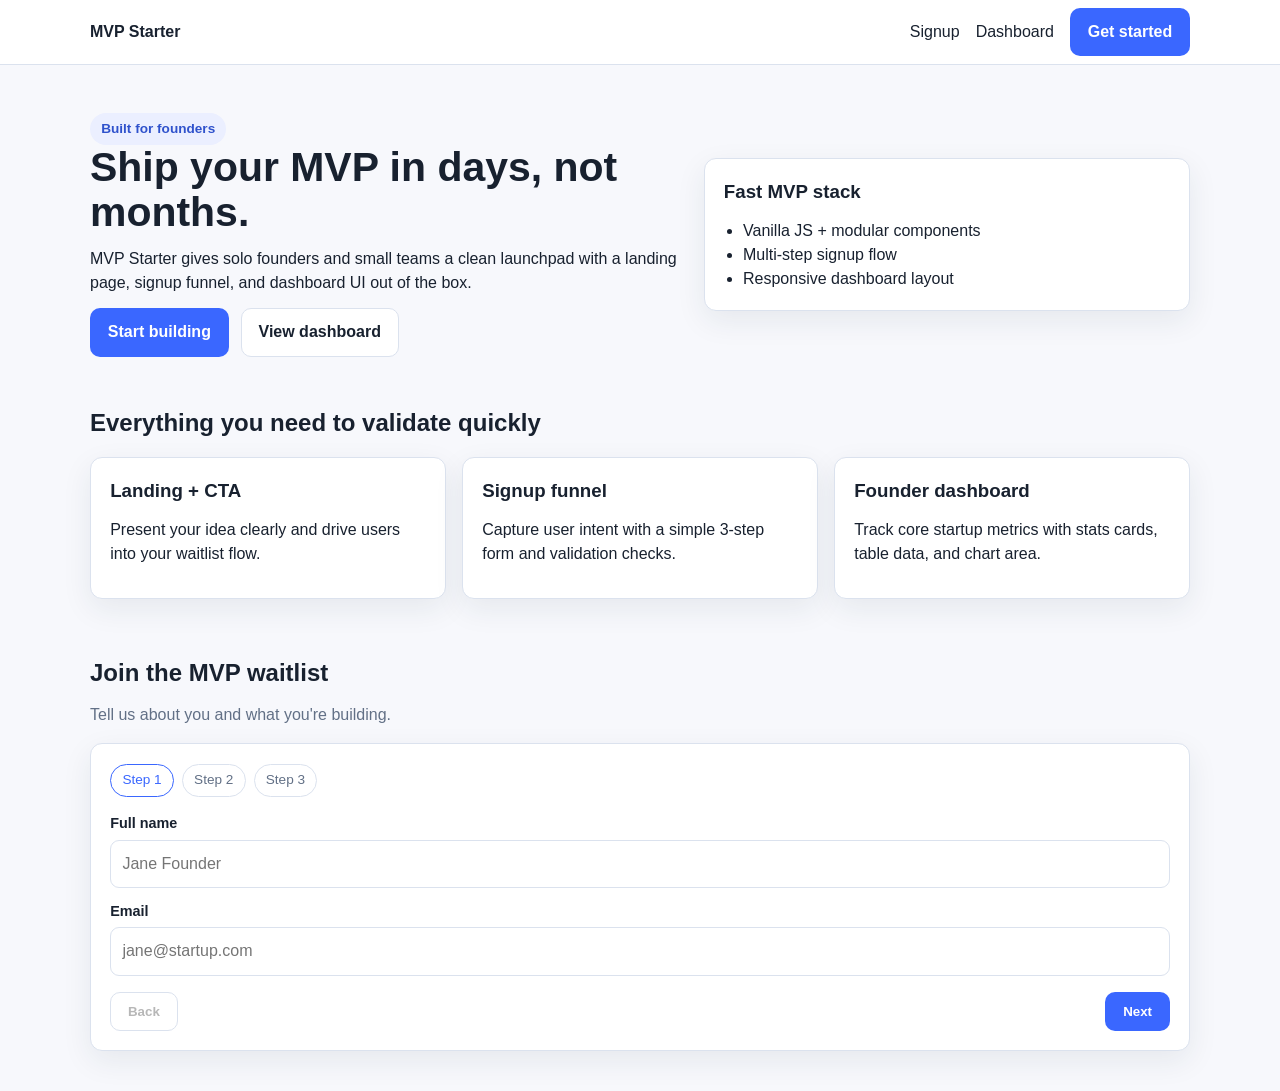
<file: index.html>
<!DOCTYPE html>
<html lang="en">
  <head>
    <meta charset="UTF-8" />
    <meta name="viewport" content="width=device-width, initial-scale=1.0" />
    <title>MVP Starter Preview</title>
    <meta http-equiv="refresh" content="0; url=./mvp-starter/index.html" />
    <style>
      body {
        margin: 0;
        font-family: Inter, system-ui, -apple-system, Segoe UI, Roboto, sans-serif;
        min-height: 100vh;
        display: grid;
        place-items: center;
        background: #f7f8fc;
        color: #18212f;
      }
      a {
        color: #3a67ff;
        font-weight: 600;
      }
    </style>
  </head>
  <body>
    <p>
      Redirecting to the MVP Starter app...
      <a href="./mvp-starter/index.html">Open manually</a>
    </p>
  </body>
</html>
</file>
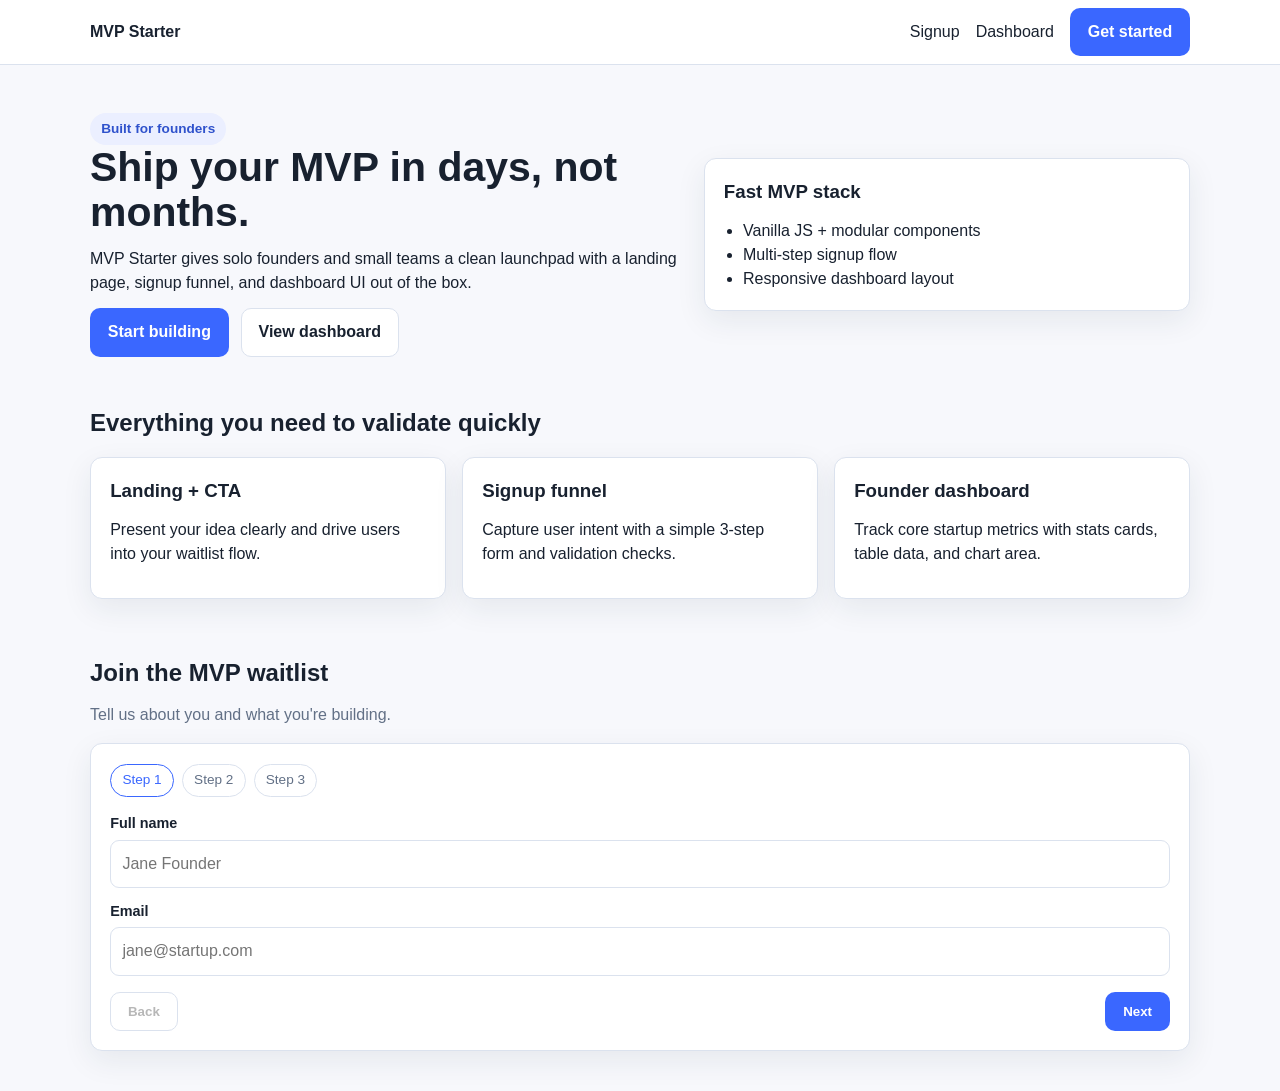
<file: mvp-starter/index.html>
<!DOCTYPE html>
<html lang="en">
  <head>
    <meta charset="UTF-8" />
    <meta name="viewport" content="width=device-width, initial-scale=1.0" />
    <title>MVP Starter | Launch Fast</title>
    <link rel="stylesheet" href="css/styles.css" />
  </head>
  <body>
    <div id="navbar-root"></div>

    <main>
      <section class="hero container">
        <div>
          <span class="badge">Built for founders</span>
          <h1>Ship your MVP in days, not months.</h1>
          <p>
            MVP Starter gives solo founders and small teams a clean launchpad with a
            landing page, signup funnel, and dashboard UI out of the box.
          </p>
          <div class="hero-actions">
            <a class="btn btn-primary" href="#signup">Start building</a>
            <a class="btn btn-secondary" href="dashboard.html">View dashboard</a>
          </div>
        </div>
        <div class="card hero-card">
          <h3>Fast MVP stack</h3>
          <ul>
            <li>Vanilla JS + modular components</li>
            <li>Multi-step signup flow</li>
            <li>Responsive dashboard layout</li>
          </ul>
        </div>
      </section>

      <section class="features container">
        <h2>Everything you need to validate quickly</h2>
        <div class="grid-3">
          <article class="card">
            <h3>Landing + CTA</h3>
            <p>Present your idea clearly and drive users into your waitlist flow.</p>
          </article>
          <article class="card">
            <h3>Signup funnel</h3>
            <p>Capture user intent with a simple 3-step form and validation checks.</p>
          </article>
          <article class="card">
            <h3>Founder dashboard</h3>
            <p>Track core startup metrics with stats cards, table data, and chart area.</p>
          </article>
        </div>
      </section>

      <section id="signup" class="signup container">
        <h2>Join the MVP waitlist</h2>
        <p class="section-subtitle">Tell us about you and what you're building.</p>
        <div id="signup-form-root"></div>
      </section>
    </main>

    <script type="module" src="js/app.js"></script>
  </body>
</html>
</file>
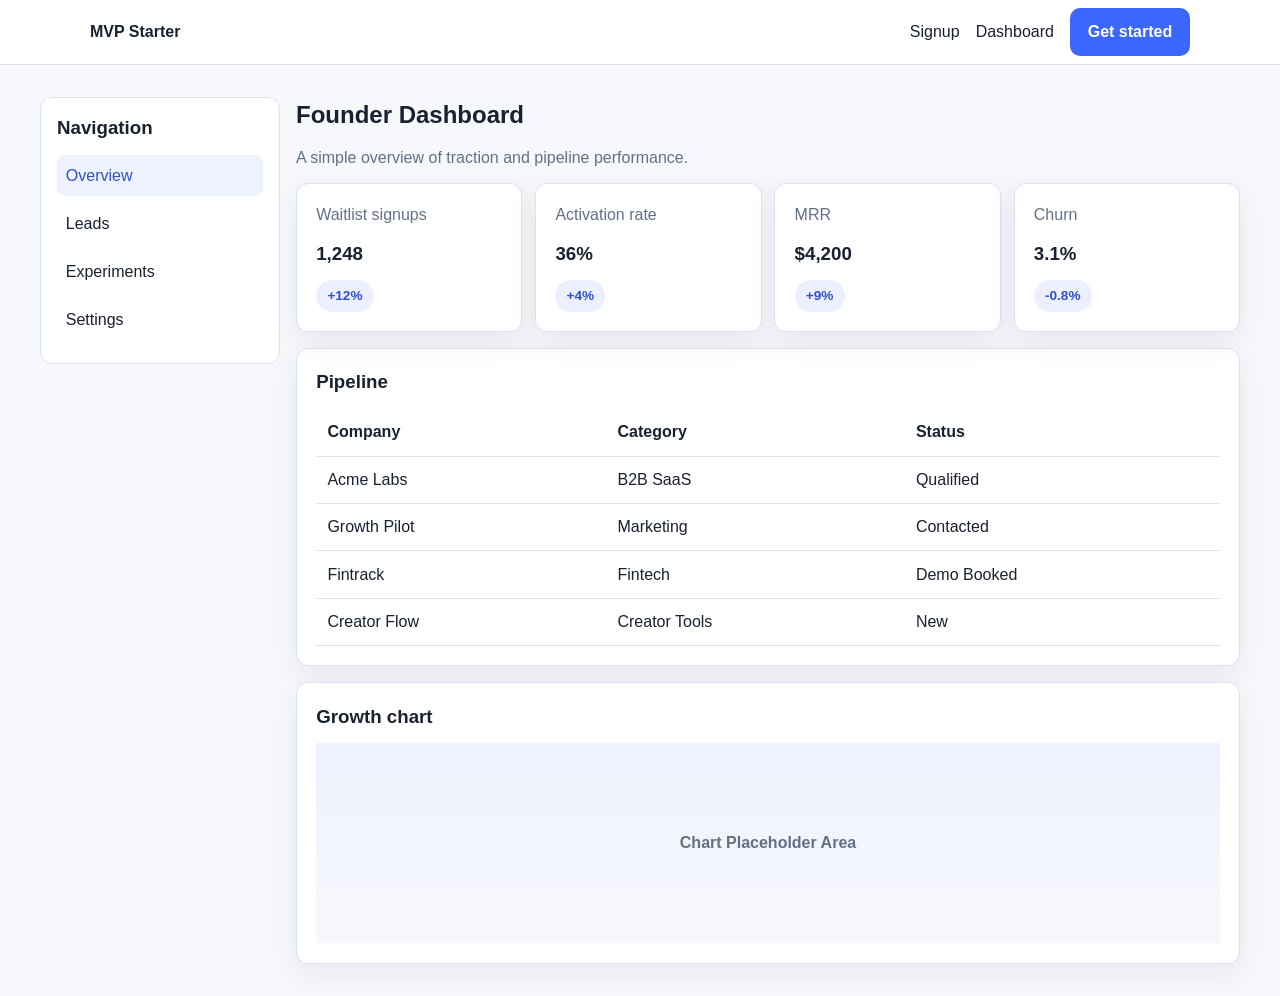
<file: mvp-starter/dashboard.html>
<!DOCTYPE html>
<html lang="en">
  <head>
    <meta charset="UTF-8" />
    <meta name="viewport" content="width=device-width, initial-scale=1.0" />
    <title>MVP Starter | Dashboard</title>
    <link rel="stylesheet" href="css/styles.css" />
  </head>
  <body>
    <div id="navbar-root"></div>

    <main class="dashboard-layout">
      <aside id="sidebar-root"></aside>
      <section class="dashboard-main" id="dashboard-root"></section>
    </main>

    <script type="module" src="js/app.js"></script>
  </body>
</html>
</file>
<file: mvp-starter/css/styles.css>
:root {
  --bg: #f7f8fc;
  --surface: #ffffff;
  --text: #18212f;
  --muted: #627086;
  --border: #dbe2ee;
  --primary: #3a67ff;
  --primary-dark: #2f52cc;
  --success: #2eb67d;
  --radius: 12px;
  --shadow: 0 10px 30px rgba(31, 45, 61, 0.08);
}

* {
  box-sizing: border-box;
}

body {
  margin: 0;
  font-family: Inter, "Segoe UI", Roboto, sans-serif;
  color: var(--text);
  background: var(--bg);
  line-height: 1.5;
}

a {
  color: inherit;
  text-decoration: none;
}

h1,
h2,
h3,
p {
  margin: 0 0 0.8rem;
}

.container {
  width: min(1100px, 92%);
  margin: 0 auto;
}

.card {
  background: var(--surface);
  border: 1px solid var(--border);
  border-radius: var(--radius);
  box-shadow: var(--shadow);
  padding: 1.2rem;
}

.badge {
  display: inline-block;
  background: #ebefff;
  color: var(--primary-dark);
  border-radius: 999px;
  font-size: 0.85rem;
  padding: 0.35rem 0.7rem;
  font-weight: 600;
}

.btn {
  display: inline-flex;
  align-items: center;
  justify-content: center;
  padding: 0.7rem 1.05rem;
  border-radius: 10px;
  font-weight: 600;
  border: 1px solid transparent;
  cursor: pointer;
  transition: 150ms ease;
}

.btn-primary {
  background: var(--primary);
  color: white;
}

.btn-primary:hover {
  background: var(--primary-dark);
}

.btn-secondary {
  border-color: var(--border);
  background: var(--surface);
}

.muted {
  color: var(--muted);
}

.site-nav {
  background: var(--surface);
  border-bottom: 1px solid var(--border);
  margin-bottom: 2rem;
}

.site-nav .inner {
  display: flex;
  align-items: center;
  justify-content: space-between;
  min-height: 64px;
}

.nav-links {
  display: flex;
  gap: 1rem;
  align-items: center;
}

.hero {
  display: grid;
  grid-template-columns: 1.1fr 0.9fr;
  gap: 1.2rem;
  align-items: center;
  padding: 1rem 0 2rem;
}

.hero h1 {
  font-size: clamp(2rem, 3.2vw, 3rem);
  line-height: 1.1;
}

.hero-actions {
  display: flex;
  gap: 0.75rem;
  flex-wrap: wrap;
}

.hero-card ul {
  margin: 0;
  padding-left: 1.2rem;
}

.features,
.signup {
  padding: 1rem 0 2.5rem;
}

.section-subtitle {
  color: var(--muted);
}

.grid-3 {
  display: grid;
  grid-template-columns: repeat(3, minmax(0, 1fr));
  gap: 1rem;
  margin-top: 1rem;
}

.multi-step {
  margin-top: 1rem;
}

.step-indicator {
  display: flex;
  gap: 0.5rem;
  margin-bottom: 1rem;
}

.step-pill {
  padding: 0.35rem 0.7rem;
  border-radius: 999px;
  border: 1px solid var(--border);
  font-size: 0.85rem;
  color: var(--muted);
}

.step-pill.active {
  border-color: var(--primary);
  color: var(--primary);
}

.form-grid {
  display: grid;
  gap: 0.8rem;
}

.input-field label {
  display: block;
  font-size: 0.9rem;
  font-weight: 600;
  margin-bottom: 0.3rem;
}

.input-field input,
.input-field textarea {
  width: 100%;
  border: 1px solid var(--border);
  border-radius: 9px;
  padding: 0.7rem;
  font: inherit;
}

.input-field small {
  color: #bf2f47;
}

.form-actions {
  display: flex;
  justify-content: space-between;
  margin-top: 1rem;
}

.dashboard-layout {
  width: min(1200px, 94%);
  margin: 0 auto 2rem;
  display: grid;
  grid-template-columns: 240px 1fr;
  gap: 1rem;
}

.sidebar {
  background: var(--surface);
  border: 1px solid var(--border);
  border-radius: var(--radius);
  padding: 1rem;
  height: fit-content;
}

.sidebar ul {
  list-style: none;
  padding: 0;
  margin: 0;
}

.sidebar li {
  margin-bottom: 0.4rem;
}

.sidebar a {
  display: block;
  padding: 0.55rem;
  border-radius: 8px;
}

.sidebar a.active,
.sidebar a:hover {
  background: #eef2ff;
  color: var(--primary-dark);
}

.stats-grid {
  display: grid;
  grid-template-columns: repeat(4, minmax(0, 1fr));
  gap: 0.8rem;
  margin-bottom: 1rem;
}

.table-wrap {
  overflow-x: auto;
}

table {
  width: 100%;
  border-collapse: collapse;
}

th,
td {
  text-align: left;
  padding: 0.7rem;
  border-bottom: 1px solid var(--border);
}

.chart-placeholder {
  min-height: 200px;
  display: grid;
  place-items: center;
  background: linear-gradient(180deg, #eef2ff, #f7f8fc);
  color: var(--muted);
  font-weight: 600;
}

@media (max-width: 900px) {
  .hero,
  .dashboard-layout {
    grid-template-columns: 1fr;
  }

  .grid-3 {
    grid-template-columns: 1fr;
  }

  .stats-grid {
    grid-template-columns: repeat(2, minmax(0, 1fr));
  }
}

@media (max-width: 560px) {
  .nav-links {
    gap: 0.55rem;
    font-size: 0.92rem;
  }

  .stats-grid {
    grid-template-columns: 1fr;
  }
}
</file>
